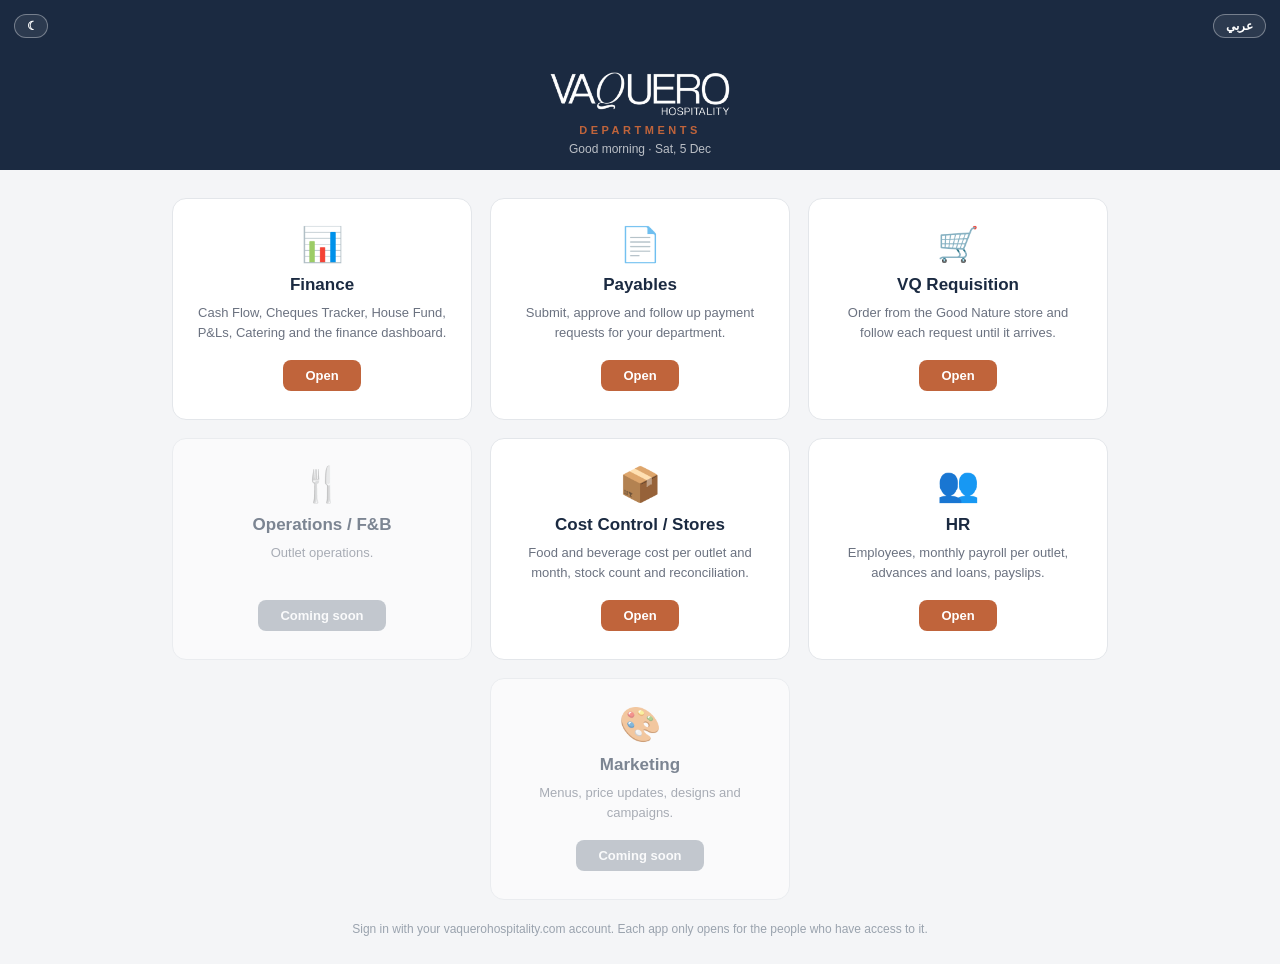
<file: index.html>
<!doctype html>
<html lang="en">
<head>
<meta charset="utf-8">
<meta name="viewport" content="width=device-width, initial-scale=1, viewport-fit=cover">
<meta name="apple-mobile-web-app-capable" content="yes">
<meta name="mobile-web-app-capable" content="yes">
<meta name="apple-mobile-web-app-status-bar-style" content="black-translucent">
<meta name="apple-mobile-web-app-title" content="Vaquero Finance">
<meta name="theme-color" content="#1b2a41">
<title>Vaquero Hospitality</title>
<script>try{var vqT=localStorage.getItem('vqTheme');if(vqT)document.documentElement.setAttribute('data-theme',vqT);}catch(e){}</script>
<link rel="manifest" href="https://vaquerohospitality.github.io/manifest.json">
<link rel="apple-touch-icon" href="https://vaquerohospitality.github.io/apple-touch-icon.png">
<link rel="icon" href="https://vaquerohospitality.github.io/apple-touch-icon.png">
<!--
  Vaquero Hospitality launch page. This is the page the Home Screen icon opens.
  It is a static page on GitHub, so it cannot tell who is signed in: everyone sees every department,
  and each app still checks its own access list when it opens (people without access get "No access").
  Finance opens the Vaquero Finance launcher.
-->
<style>
html,body{margin:0;min-height:100%;background:#f4f5f7;font-family:-apple-system,"Segoe UI",Roboto,Arial,sans-serif;color:#1c2530}
*{box-sizing:border-box}
header{background:#1b2a41;color:#fff;text-align:center;padding:calc(30px + env(safe-area-inset-top)) 20px 26px}
#logo{display:block;margin:0 auto;width:240px;max-width:72vw;height:auto}
.sub{font-size:13px;letter-spacing:.32em;color:#c0643b;font-weight:600;margin-top:12px}
#setup{display:none;max-width:420px;margin:16px auto 0;font-size:14px;line-height:1.6;color:rgba(255,255,255,.85)}
main{padding:28px 18px calc(28px + env(safe-area-inset-bottom))}
.apps{display:flex;flex-wrap:wrap;justify-content:center;gap:18px;max-width:1100px;margin:0 auto}
.app{flex:0 1 300px;display:flex;flex-direction:column;align-items:center;text-align:center;text-decoration:none;color:inherit;background:#fff;border:1px solid #e3e6ea;border-radius:14px;padding:28px 22px;transition:transform .12s ease,box-shadow .12s ease,border-color .12s ease}
a.app:hover{transform:translateY(-2px);box-shadow:0 8px 24px rgba(27,42,65,.12);border-color:#c0643b}
a.app:active{transform:scale(.98)}
.icon{font-size:34px;line-height:1}
.name{margin-top:14px;font-size:17px;font-weight:700;color:#1b2a41}
.what{flex:1;margin-top:8px;font-size:13px;color:#6b7280;line-height:1.5}
.go{margin-top:18px;display:inline-block;background:#1b2a41;color:#fff;border-radius:8px;padding:8px 22px;font-size:13px;font-weight:600}
a.app .go{background:#c0643b}
.soon{opacity:.55}.soon .go{background:#9aa3ae}
/* Splash (same as before): navy screen with the logo and spinner while the page or an app opens. */
#splash{position:fixed;inset:0;background:#1b2a41;display:flex;flex-direction:column;align-items:center;justify-content:center;gap:14px;z-index:10;transition:opacity .35s ease}
#splash.hide{opacity:0;pointer-events:none}
#splash .spin{width:26px;height:26px;border-radius:50%;border:3px solid rgba(255,255,255,.2);border-top-color:#c0643b;animation:r .9s linear infinite;margin-top:34px}
@keyframes r{to{transform:rotate(360deg)}}
.note{max-width:700px;margin:22px auto 0;text-align:center;font-size:12px;color:#9aa3ae}
@media (max-width:640px){main{padding:18px 14px}.app{flex:1 1 100%;padding:22px 18px}}
/* Greeting, date and language switch (24/10/2026) */
header{position:relative}
.lang{position:absolute;top:calc(14px + env(safe-area-inset-top));right:14px;background:rgba(255,255,255,.08);color:#fff;border:1px solid rgba(255,255,255,.35);border-radius:999px;padding:5px 14px;font-size:13px;font-weight:600;font-family:inherit;cursor:pointer}
[dir=rtl] .lang{right:auto;left:14px}
.hello{margin-top:16px;font-size:16px;font-weight:600;color:#fff}
.today{margin-top:3px;font-size:13px;color:rgba(255,255,255,.72)}
[dir=rtl] body{font-family:"Segoe UI",Tahoma,Arial,sans-serif}
[dir=rtl] .sub{letter-spacing:0}
/* One light/dark button for all Vaquero apps (25/10/2026): sits opposite the language button */
.theme-btn{right:auto;left:14px;width:34px;padding:5px 0;text-align:center}
[dir=rtl] .theme-btn{left:auto;right:14px}
/* Compact header (24/10/2026): greeting and date on one small line, smaller logo, clear of the iPhone camera */
header{padding:calc(max(env(safe-area-inset-top), 50px) + 22px) 20px 14px}
#logo{width:180px;max-width:52vw}
.sub{font-size:11px;margin-top:8px}
.hello{margin-top:6px;font-size:12px;font-weight:500;color:rgba(255,255,255,.7)}
.today{display:none}
.lang{padding:4px 12px;font-size:12px}
/* Dark mode: the shared theme.css does the work; keep the navy splash navy */
@media (prefers-color-scheme: dark){html:not([data-theme=light]) #splash{filter:invert(1) hue-rotate(180deg)}}
html[data-theme=dark] #splash{filter:invert(1) hue-rotate(180deg)}
</style>
<link rel="stylesheet" href="https://vaquerohospitality.github.io/theme.css">
</head>
<body>
<div id="splash"><img alt="Vaquero Hospitality" src="[data-uri]" style="width:240px;max-width:72vw;height:auto"><div class="sub" id="splashSub">VAQUERO</div><div class="spin"></div></div>
<header>
  <img id="logo" alt="Vaquero Hospitality" src="[data-uri]">
  <button class="lang theme-btn" id="themeBtn" type="button" title="Light / dark mode">&#9790;</button>
  <button class="lang" id="langBtn" type="button">عربي</button>
  <div class="sub" id="deptSub">DEPARTMENTS</div>
  <div class="hello" id="hello"></div>
  <div class="today" id="today"></div>
  <div id="setup">To install: tap the Share button, then <b>Add to Home Screen</b>.</div>
</header>
<main>
  <div class="apps">
    <a class="app" href="https://script.google.com/a/macros/vaquerohospitality.com/s/AKfycbyNguFiwHdv_XV56bg1_Ams780Rfdwc7xq0ld-AcIx7HueNrtm5TVBsJmX_yuxg9fcNrA/exec"><div class="icon">&#128202;</div><div class="name">Finance</div><div class="what">Cash Flow, Cheques Tracker, House Fund, P&amp;Ls, Catering and the finance dashboard.</div><div class="go">Open</div></a>
    <a class="app" href="https://script.google.com/a/macros/vaquerohospitality.com/s/AKfycbxw-EJunea751gy98n27ElDQxWDV-0rcR9SnauMSvriUi4C7nZQyTVtkqOaICpGSS3dyw/exec"><div class="icon">&#128196;</div><div class="name">Payables</div><div class="what">Submit, approve and follow up payment requests for your department.</div><div class="go">Open</div></a>
    <a class="app" href="https://script.google.com/a/macros/vaquerohospitality.com/s/AKfycbyBjS1T4DVpwCTf_AeadeLtpzvmNftfuzE1lJTFxYCGvYNvZn-yUowvbjVTtONbHS9bbw/exec?brand=vq"><div class="icon">&#128722;</div><div class="name">VQ Requisition</div><div class="what">Order from the Good Nature store and follow each request until it arrives.</div><div class="go">Open</div></a>
    <div class="app soon"><div class="icon">&#127860;</div><div class="name">Operations / F&amp;B</div><div class="what">Outlet operations.</div><div class="go">Coming soon</div></div>
    <a class="app" href="https://script.google.com/a/macros/vaquerohospitality.com/s/AKfycbypJYdxm3EGN6r00jV3UhRvMVEym4hC76wC3g_gc-crwH_ehiOhMH0CLJFlipFRSERF/exec"><div class="icon">&#128230;</div><div class="name">Cost Control / Stores</div><div class="what">Food and beverage cost per outlet and month, stock count and reconciliation.</div><div class="go">Open</div></a>
    <a class="app" href="https://script.google.com/a/macros/vaquerohospitality.com/s/AKfycbyl10AoSStupr2-eU3n433lk7Vh-79jWqhu5OdQlZBw47W48wrlJFxKyaMEwppe4_mV/exec"><div class="icon">&#128101;</div><div class="name">HR</div><div class="what">Employees, monthly payroll per outlet, advances and loans, payslips.</div><div class="go">Open</div></a>
    <div class="app soon"><div class="icon">&#127912;</div><div class="name">Marketing</div><div class="what">Menus, price updates, designs and campaigns.</div><div class="go">Coming soon</div></div>
  </div>
  <p class="note">Sign in with your vaquerohospitality.com account. Each app only opens for the people who have access to it.</p>
</main>
<script>
/* ?setup=1 in Safari (not from the Home Screen): show how to add the icon. */
var homeScreen = window.navigator.standalone || window.matchMedia('(display-mode: standalone)').matches;
if (/[?&]setup=1/.test(location.search) && !homeScreen) document.getElementById('setup').style.display = 'block';
/* Show the splash briefly, then the departments. */
var splash = document.getElementById('splash');
setTimeout(function () { splash.classList.add('hide'); }, 700);
/* Open apps right here, like the old icon did: a plain link from the Home Screen app opens a separate
   browser window on iPhone, so the page itself navigates instead, behind the splash. */
Array.prototype.forEach.call(document.querySelectorAll('a.app'), function (a) {
  a.addEventListener('click', function (e) {
    e.preventDefault();
    document.getElementById('splashSub').textContent = a.querySelector('.name').textContent.toUpperCase();
    splash.classList.remove('hide');
    location.href = a.href + (a.href.indexOf('?') < 0 ? '?' : '&') + 'theme=' + (vqTheme() || 'auto');
  });
});
/* Light / dark: this button decides for every Vaquero app. Each app is opened with ?theme=...
   and keeps the choice (see theme.js), so apps opened later directly follow it too. */
function vqTheme() { try { return localStorage.getItem('vqTheme') || ''; } catch (e) { return ''; } }
function vqDark() { var t = vqTheme(); return t ? t === 'dark' : !!(window.matchMedia && matchMedia('(prefers-color-scheme: dark)').matches); }
function vqIcon() { document.getElementById('themeBtn').innerHTML = vqDark() ? '&#9728;' : '&#9790;'; }
vqIcon();
document.getElementById('themeBtn').addEventListener('click', function () {
  var next = vqDark() ? 'light' : 'dark';
  try { localStorage.setItem('vqTheme', next); } catch (e) {}
  document.documentElement.setAttribute('data-theme', next);
  vqIcon();
});
/* Greeting, today's date (Cairo time) and English / Arabic switch. */
var AR = {
  'DEPARTMENTS': 'الأقسام', 'Open': 'فتح', 'Coming soon': 'قريباً',
  'Finance': 'المالية', 'Operations / F&B': 'التشغيل / الأغذية والمشروبات', 'Cost Control / Stores': 'مراقبة التكاليف / المخازن', 'HR': 'الموارد البشرية', 'Marketing': 'التسويق', 'Payables': 'المدفوعات',
  'Submit, approve and follow up payment requests for your department.': 'تقديم طلبات الدفع لقسمك والموافقة عليها ومتابعتها.',
  'Cash Flow, Cheques Tracker, House Fund, P&Ls, Catering and the finance dashboard.': 'التدفق النقدي، متابعة الشيكات، العهدة، الأرباح والخسائر، الكيترينج ولوحة المؤشرات المالية.',
  'Outlet operations.': 'تشغيل الفروع.', 'VQ Requisition': 'طلبات المخزن', 'Order from the Good Nature store and follow each request until it arrives.': 'اطلب من مخزن Good Nature وتابع كل طلب لحد ما يوصل.',
  'Food and beverage cost per outlet and month, stock count and reconciliation.': 'تكلفة الأغذية والمشروبات لكل فرع وشهر، الجرد والمطابقة.',
  'Employees, monthly payroll per outlet, advances and loans, payslips.': 'الموظفون، الرواتب الشهرية لكل فرع، السلف والقروض، كشوف المرتبات.',
  'Menus, price updates, designs and campaigns.': 'القوائم، تحديث الأسعار، التصميمات والحملات.',
  'Sign in with your vaquerohospitality.com account. Each app only opens for the people who have access to it.': 'سجّل الدخول بحساب vaquerohospitality.com. كل تطبيق يفتح فقط لمن لديه صلاحية.'
};
var i18nEls = document.querySelectorAll('.app .name, .app .what, .app .go, #deptSub, .note');
Array.prototype.forEach.call(i18nEls, function (el) { el.setAttribute('data-en', el.textContent); });
function getLang() { try { return localStorage.getItem('vqLang') || 'en'; } catch (e) { return 'en'; } }
function applyLang(lang) {
  var ar = lang === 'ar';
  document.documentElement.lang = ar ? 'ar' : 'en';
  document.documentElement.dir = ar ? 'rtl' : 'ltr';
  Array.prototype.forEach.call(i18nEls, function (el) { var en = el.getAttribute('data-en'); el.textContent = ar ? (AR[en] || en) : en; });
  document.getElementById('langBtn').textContent = ar ? 'English' : 'عربي';
  var now = new Date();
  var h = Number(new Intl.DateTimeFormat('en-GB', { hour: 'numeric', hourCycle: 'h23', timeZone: 'Africa/Cairo' }).format(now));
  var greet = ar ? (h >= 5 && h < 12 ? 'صباح الخير' : 'مساء الخير')
    : (h >= 5 && h < 12 ? 'Good morning' : h >= 12 && h < 17 ? 'Good afternoon' : 'Good evening');
  var day = now.toLocaleDateString(ar ? 'ar-EG' : 'en-GB', { weekday: 'short', day: 'numeric', month: 'short', timeZone: 'Africa/Cairo' });
  document.getElementById('hello').textContent = greet + ' · ' + day;
}
applyLang(getLang());
document.getElementById('langBtn').addEventListener('click', function () {
  var next = getLang() === 'ar' ? 'en' : 'ar';
  try { localStorage.setItem('vqLang', next); } catch (e) {}
  applyLang(next);
});
/* Fast, offline-ready opening: the page and icons are kept on the phone (sw.js) and refreshed in the background. */
if ('serviceWorker' in navigator) navigator.serviceWorker.register('sw.js').catch(function () {});
/* Coming back with the Back gesture: hide the splash again (and refresh the greeting). */
window.addEventListener('pageshow', function () { applyLang(getLang()); });
window.addEventListener('pageshow', function () { setTimeout(function () { splash.classList.add('hide'); }, 300); });
</script>
<script>
/* CEO dashboard card (28/10/2026): only for Sherif, Omar and Fareed. The Finance app tells this page whether the
   signed-in Google account is one of them. The card shows only when the answer is yes; a no (or a different account
   signed in) removes it again. The dashboard itself checks access again, so nobody else can open it. */
(function () {
  var FIN = 'https://script.google.com/a/macros/vaquerohospitality.com/s/AKfycbyNguFiwHdv_XV56bg1_Ams780Rfdwc7xq0ld-AcIx7HueNrtm5TVBsJmX_yuxg9fcNrA/exec';
  var TXT = { en: ['CEO Dashboard', 'Sales, profit, cash, costs and catering for all outlets at a glance.', 'Open'],
              ar: ['لوحة الرئيس التنفيذي', 'المبيعات والأرباح والنقدية والتكاليف والكيترينج لكل الفروع في صفحة واحدة.', 'فتح'] };
  function remembered() { try { return localStorage.getItem('vqCeo') === '1'; } catch (e) { return false; } }
  function remember(on) { try { localStorage.setItem('vqCeo', on ? '1' : '0'); } catch (e) {} }
  function label() {
    var a = document.getElementById('ceoCard'); if (!a) return;
    var t = TXT[getLang() === 'ar' ? 'ar' : 'en'];
    a.querySelector('.name').textContent = t[0]; a.querySelector('.what').textContent = t[1]; a.querySelector('.go').textContent = t[2];
  }
  function show() {
    if (document.getElementById('ceoCard')) return;
    var a = document.createElement('a');
    a.className = 'app'; a.id = 'ceoCard'; a.href = FIN + '?page=ceo';
    a.innerHTML = '<div class="icon">📈</div><div class="name"></div><div class="what"></div><div class="go"></div>';
    var apps = document.querySelector('.apps'); apps.insertBefore(a, apps.firstChild);
    a.addEventListener('click', function (e) {
      e.preventDefault();
      document.getElementById('splashSub').textContent = a.querySelector('.name').textContent.toUpperCase();
      splash.classList.remove('hide');
      location.href = a.href + '&theme=' + (vqTheme() || 'auto');
    });
    label();
  }
  document.getElementById('langBtn').addEventListener('click', label);
  // Coming back from the CEO dashboard (only the three of them can open it): remember on this device, so the tile also
  // shows on iPhones, where Safari blocks the background check below.
  if (/[?&]ceo=ok\b/.test(location.search)) { remember(true); try { history.replaceState(null, '', location.pathname); } catch (e) {} }
  // 29/10/2026 (Sherif): no CEO card on this page any more, on phone or computer. The CEO dashboard opens only by
  // pressing and holding the Vaquero logo (below); the dashboard itself still lets in only Sherif, Omar and Fareed.
  function hide() { var a = document.getElementById('ceoCard'); if (a) a.parentNode.removeChild(a); }
  // iPhone Home Screen app (29/10/2026): it keeps its own storage, separate from Safari, and the background check above
  // can't run there. Press and hold the Vaquero logo for a second to open the CEO dashboard (anyone else gets "No access");
  // tapping the logo inside the dashboard brings you back here and the CEO card then stays on this phone.
  var logo = document.getElementById('logo'), hold = null;
  if (logo) {
    logo.style.webkitTouchCallout = 'none'; logo.style.webkitUserSelect = 'none'; logo.setAttribute('draggable', 'false');
    var start = function () { clearTimeout(hold); hold = setTimeout(function () {
      document.getElementById('splashSub').textContent = TXT[getLang() === 'ar' ? 'ar' : 'en'][0].toUpperCase();
      splash.classList.remove('hide'); location.href = FIN + '?page=ceo&theme=' + (vqTheme() || 'auto'); }, 900); };
    var stop = function () { clearTimeout(hold); };
    logo.addEventListener('touchstart', start, { passive: true }); logo.addEventListener('mousedown', start);
    ['touchend', 'touchmove', 'touchcancel', 'mouseup', 'mouseleave'].forEach(function (ev) { logo.addEventListener(ev, stop); });
    logo.addEventListener('contextmenu', function (e) { e.preventDefault(); });
  }
})();
</script>
<!-- Vaquero Assistant chat button (29/10/2026) -->
<script src="https://vaquerohospitality.github.io/assistant.js" data-app="Home" defer></script>
</body>
</html>
</file>
